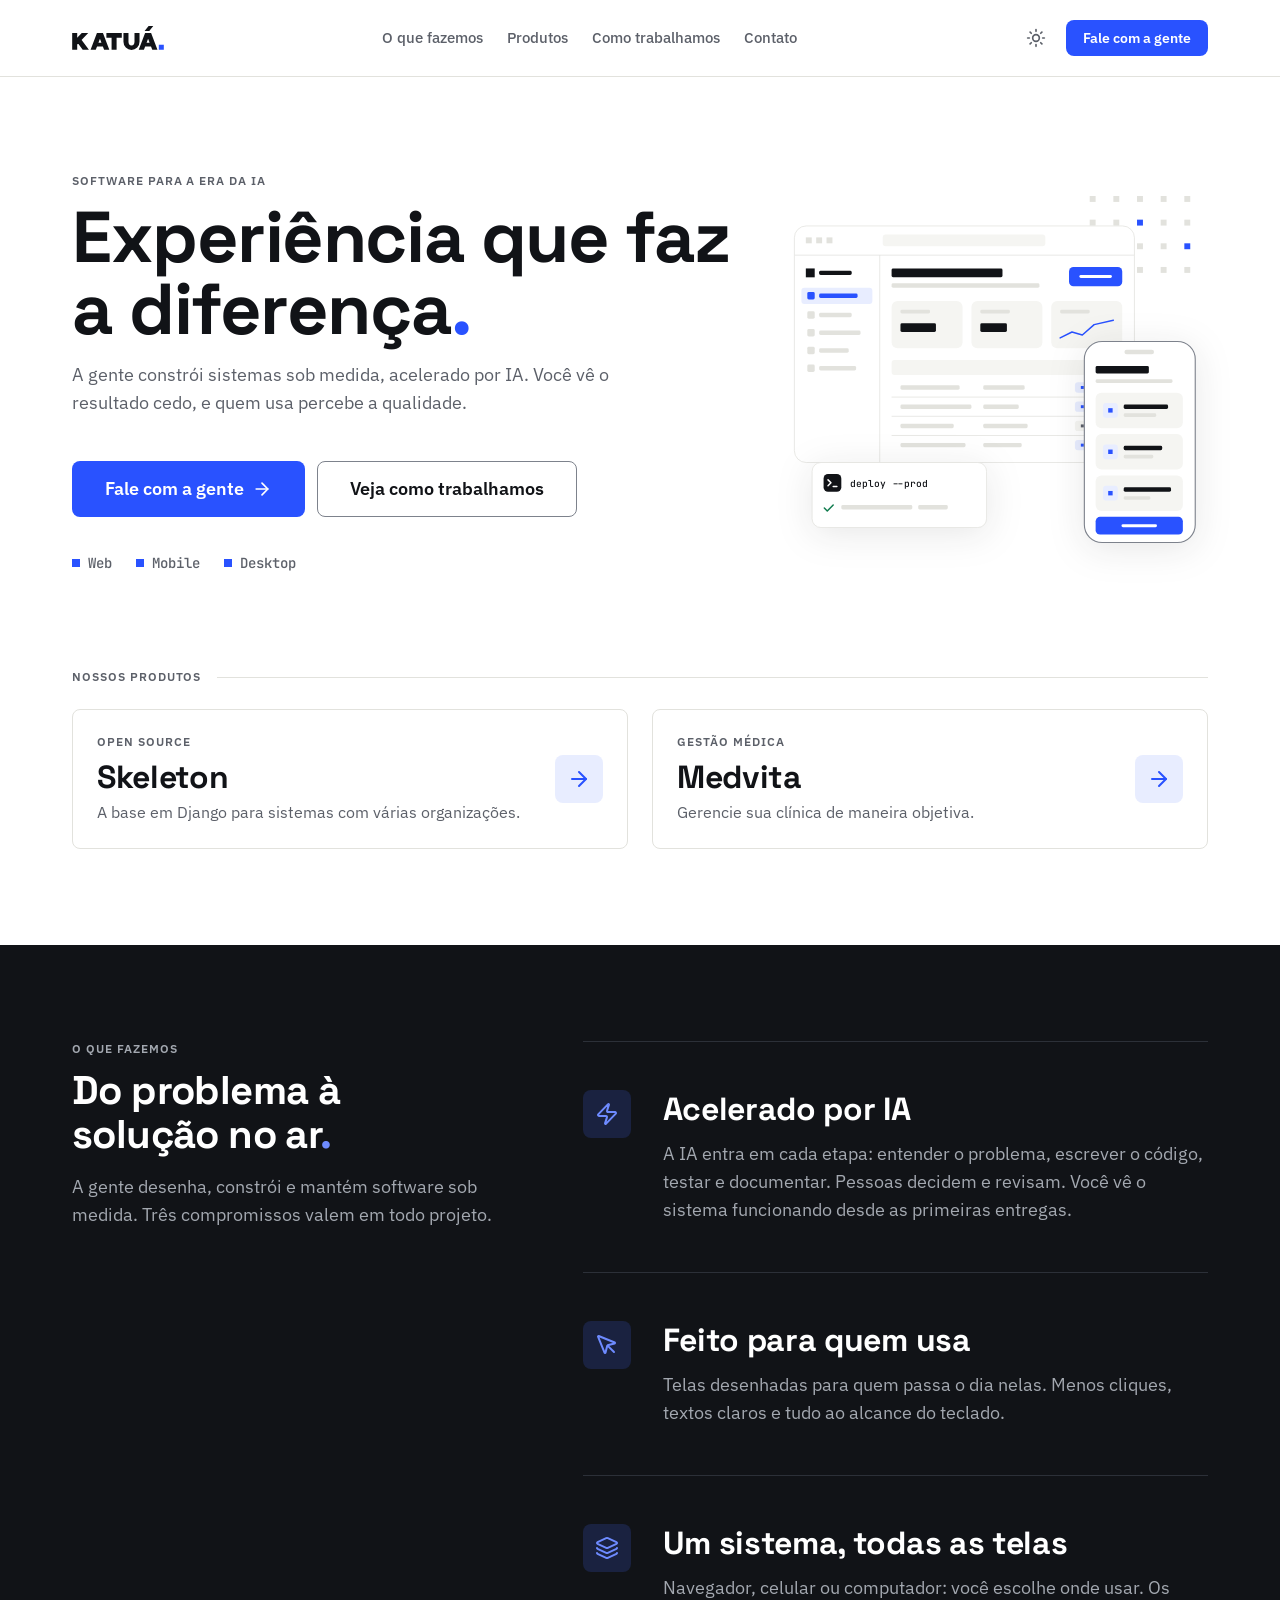
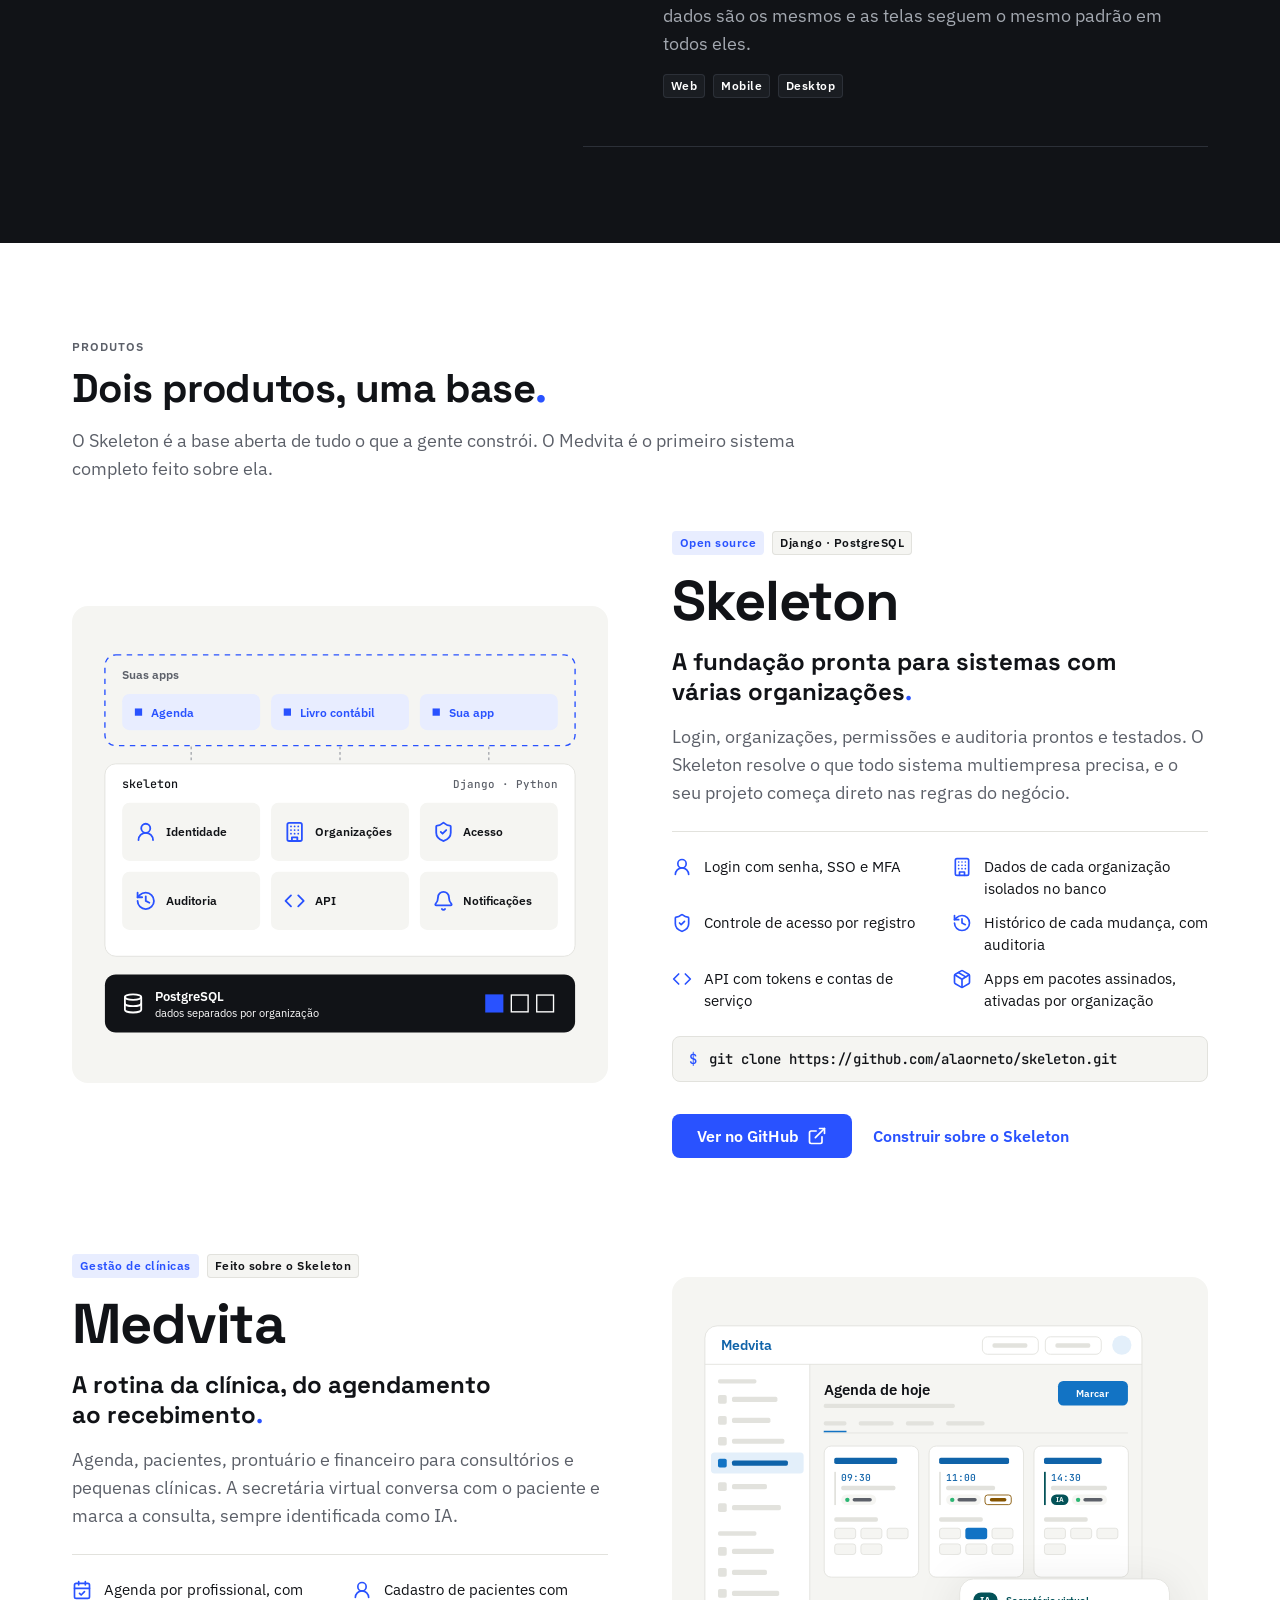
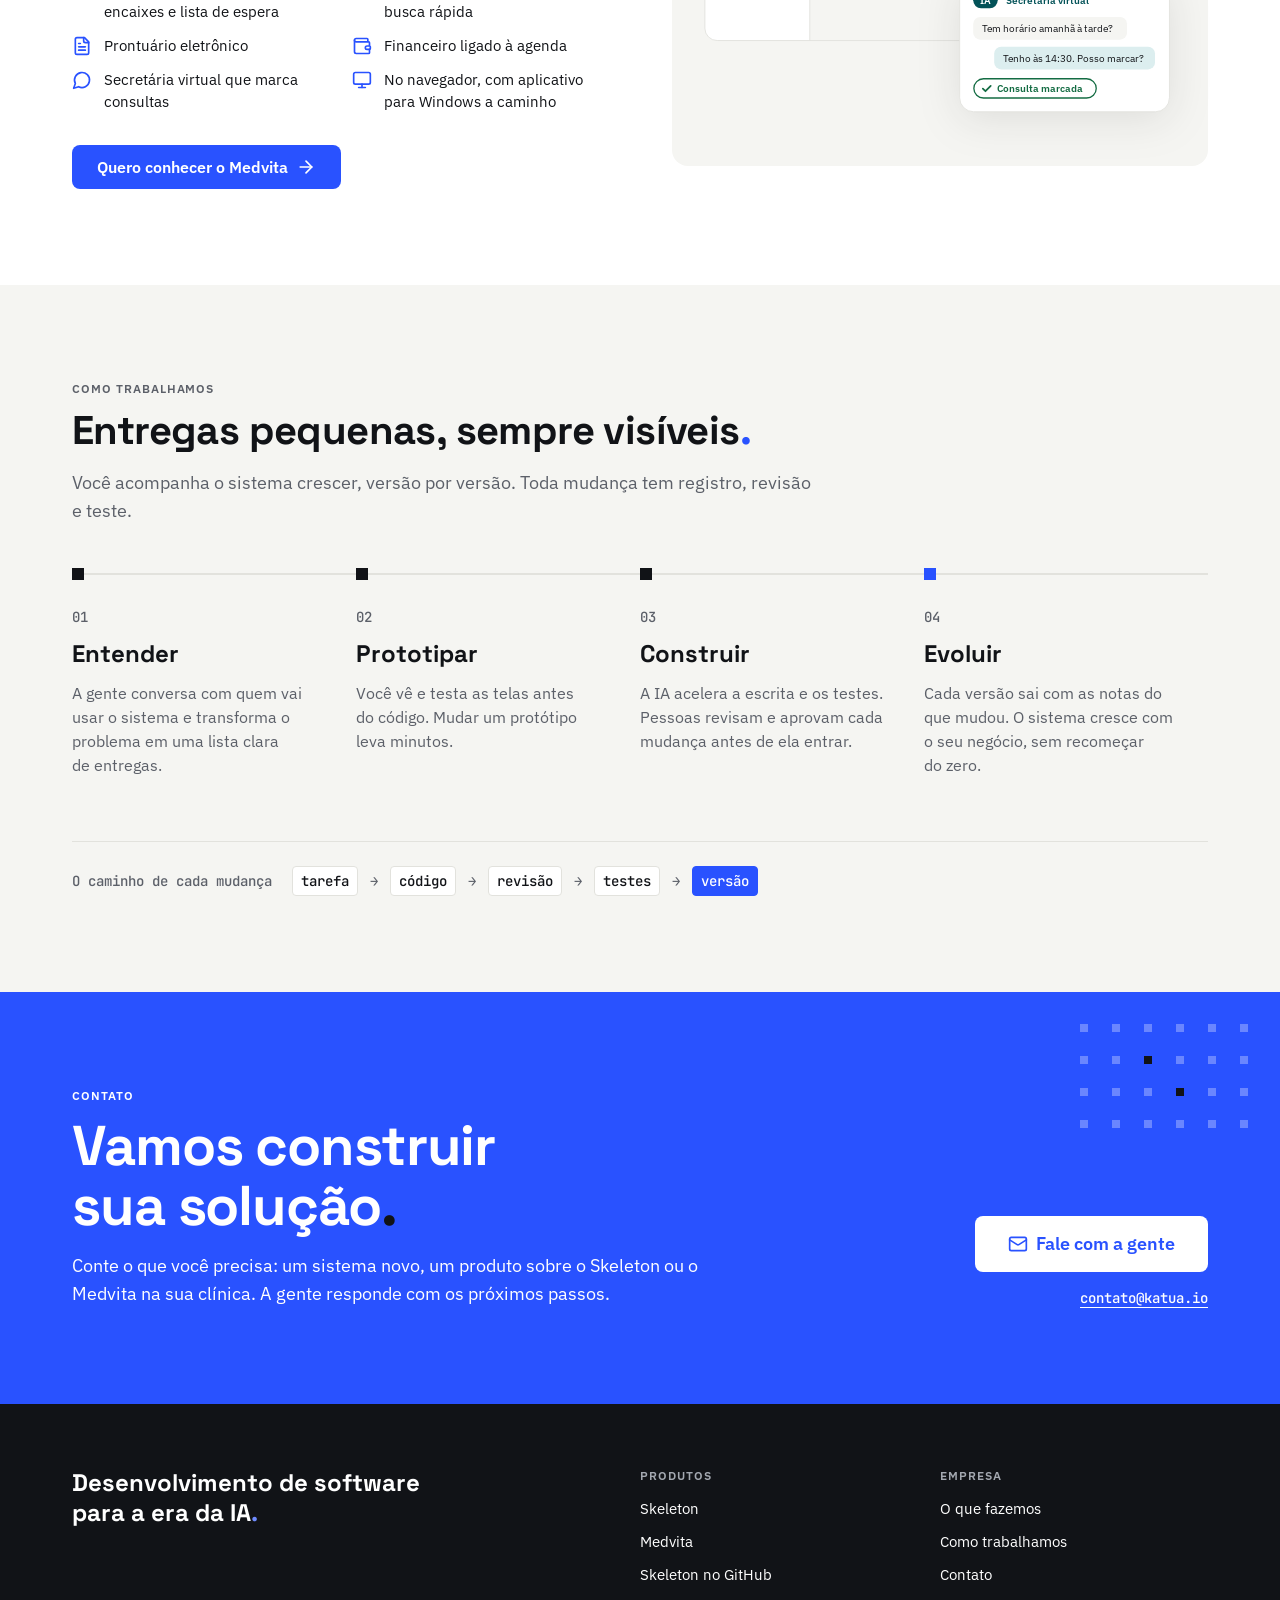
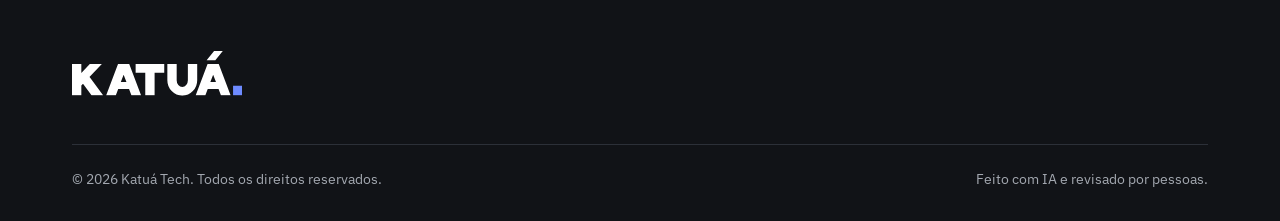
<file: index.html>
<!doctype html>
<html lang="pt-BR">
<head>
  <meta charset="utf-8">
  <meta name="viewport" content="width=device-width, initial-scale=1">
  <title>KATUÁ. — Software para a era da IA</title>
  <meta name="description" content="A Katuá Tech constrói sistemas sob medida com IA em cada etapa, para web, celular e computador. Conheça o Skeleton, a base open source, e o Medvita, o sistema de gestão de clínicas.">
  <meta name="theme-color" content="#FFFFFF" media="(prefers-color-scheme: light)">
  <meta name="theme-color" content="#111317" media="(prefers-color-scheme: dark)">
  <meta property="og:title" content="KATUÁ. — Software para a era da IA">
  <meta property="og:description" content="Sistemas sob medida, construídos com IA em cada etapa. Conheça o Skeleton e o Medvita.">
  <meta property="og:type" content="website">
  <meta property="og:locale" content="pt_BR">
  <link rel="icon" href="assets/img/favicon.svg" type="image/svg+xml">
  <script>
    document.documentElement.classList.add("js");
    try { var t = localStorage.getItem("katua-theme"); if (t === "light" || t === "dark") document.documentElement.setAttribute("data-theme", t); } catch (e) {}
  </script>
  <link rel="preconnect" href="https://fonts.googleapis.com">
  <link rel="preconnect" href="https://fonts.gstatic.com" crossorigin>
  <link rel="stylesheet" href="https://fonts.googleapis.com/css2?family=Space+Grotesk:wght@700&family=IBM+Plex+Sans:wght@400;500;600;700&family=JetBrains+Mono:wght@500&display=swap">
  <link rel="stylesheet" href="assets/css/tokens.css">
  <link rel="stylesheet" href="assets/css/components.css">
  <link rel="stylesheet" href="assets/css/site.css">
</head>
<body>
  <a class="skip-link" href="#conteudo">Pular para o conteúdo</a>

  <!-- Símbolos reutilizados: logotipo oficial e ícones (Lucide, traço de 2px) -->
  <svg width="0" height="0" style="position:absolute" aria-hidden="true" focusable="false">
    <defs>
      <symbol id="logo" viewBox="0 -42 547.9 143.5">
        <path fill="currentColor" d="M0.00,0.00 L30.00,0.00 L30.00,100.00 L0.00,100.00 Z M57.30,0.00 L96.00,0.00 L30.00,69.30 L30.00,28.70 Z M56.60,41.38 L100.00,100.00 L62.70,100.00 L30.00,55.90 Z M110.00,100.00 L148.00,0.00 L184.00,0.00 L222.00,100.00 Z M191.00,100.00 L183.40,80.00 L148.60,80.00 L141.00,100.00 Z M156.96,58.00 L175.04,58.00 L166.00,34.20 Z M204.60,0.00 L296.60,0.00 L296.60,28.00 L265.60,28.00 L265.60,100.00 L235.60,100.00 L235.60,28.00 L204.60,28.00 Z M306.60,0 H336.60 V52 A18,22 0 0 0 372.60,52 V0 H402.60 V52 A48,49.5 0 0 1 306.60,52 Z M397.90,100.00 L435.90,0.00 L471.90,0.00 L509.90,100.00 Z M478.90,100.00 L471.30,80.00 L436.50,80.00 L428.90,100.00 Z M444.86,58.00 L462.94,58.00 L453.90,34.20 Z M432.90,-12.00 L460.90,-12.00 L484.90,-42.00 L456.90,-42.00 Z"/>
        <path fill="var(--azul)" d="M517.90,70.00 L547.90,70.00 L547.90,100.00 L517.90,100.00 Z"/>
      </symbol>
      <symbol id="i-zap" viewBox="0 0 24 24"><path d="M4 14a1 1 0 0 1-.78-1.63l9.9-10.2a.5.5 0 0 1 .86.46l-1.92 6.02A1 1 0 0 0 13 10h7a1 1 0 0 1 .78 1.63l-9.9 10.2a.5.5 0 0 1-.86-.46l1.92-6.02A1 1 0 0 0 11 14z"/></symbol>
      <symbol id="i-mouse" viewBox="0 0 24 24"><path d="M12.586 12.586 19 19"/><path d="M3.688 3.037a.497.497 0 0 0-.651.651l6.5 15.999a.501.501 0 0 0 .947-.062l1.569-6.083a2 2 0 0 1 1.448-1.479l6.124-1.579a.5.5 0 0 0 .063-.947z"/></symbol>
      <symbol id="i-layers" viewBox="0 0 24 24"><path d="M12.83 2.18a2 2 0 0 0-1.66 0L2.6 6.08a1 1 0 0 0 0 1.83l8.58 3.91a2 2 0 0 0 1.66 0l8.58-3.9a1 1 0 0 0 0-1.83z"/><path d="M2 12a1 1 0 0 0 .58.91l8.6 3.91a2 2 0 0 0 1.65 0l8.58-3.9A1 1 0 0 0 22 12"/><path d="M2 17a1 1 0 0 0 .58.91l8.6 3.91a2 2 0 0 0 1.65 0l8.58-3.9A1 1 0 0 0 22 17"/></symbol>
      <symbol id="i-check" viewBox="0 0 24 24"><path d="M20 6 9 17l-5-5"/></symbol>
      <symbol id="i-arrow" viewBox="0 0 24 24"><path d="M5 12h14"/><path d="m12 5 7 7-7 7"/></symbol>
      <symbol id="i-external" viewBox="0 0 24 24"><path d="M15 3h6v6"/><path d="M10 14 21 3"/><path d="M18 13v6a2 2 0 0 1-2 2H5a2 2 0 0 1-2-2V8a2 2 0 0 1 2-2h6"/></symbol>
      <symbol id="i-mail" viewBox="0 0 24 24"><rect width="20" height="16" x="2" y="4" rx="2"/><path d="m22 7-8.97 5.7a1.94 1.94 0 0 1-2.06 0L2 7"/></symbol>
      <symbol id="i-sun" viewBox="0 0 24 24"><circle cx="12" cy="12" r="4"/><path d="M12 2v2"/><path d="M12 20v2"/><path d="m4.93 4.93 1.41 1.41"/><path d="m17.66 17.66 1.41 1.41"/><path d="M2 12h2"/><path d="M20 12h2"/><path d="m6.34 17.66-1.41 1.41"/><path d="m19.07 4.93-1.41 1.41"/></symbol>
      <symbol id="i-moon" viewBox="0 0 24 24"><path d="M12 3a6 6 0 0 0 9 9 9 9 0 1 1-9-9Z"/></symbol>
      <symbol id="i-user" viewBox="0 0 24 24"><circle cx="12" cy="8" r="5"/><path d="M20 21a8 8 0 0 0-16 0"/></symbol>
      <symbol id="i-building" viewBox="0 0 24 24"><rect width="16" height="20" x="4" y="2" rx="2"/><path d="M9 22v-4h6v4"/><path d="M8 6h.01"/><path d="M16 6h.01"/><path d="M12 6h.01"/><path d="M12 10h.01"/><path d="M12 14h.01"/><path d="M16 10h.01"/><path d="M16 14h.01"/><path d="M8 10h.01"/><path d="M8 14h.01"/></symbol>
      <symbol id="i-shield" viewBox="0 0 24 24"><path d="M20 13c0 5-3.5 7.5-7.66 8.95a1 1 0 0 1-.67-.01C7.5 20.5 4 18 4 13V6a1 1 0 0 1 1-1c2 0 4.5-1.2 6.24-2.72a1.17 1.17 0 0 1 1.52 0C14.51 3.81 17 5 19 5a1 1 0 0 1 1 1z"/><path d="m9 12 2 2 4-4"/></symbol>
      <symbol id="i-history" viewBox="0 0 24 24"><path d="M3 12a9 9 0 1 0 9-9 9.75 9.75 0 0 0-6.74 2.74L3 8"/><path d="M3 3v5h5"/><path d="M12 7v5l4 2"/></symbol>
      <symbol id="i-code" viewBox="0 0 24 24"><path d="m16 18 6-6-6-6"/><path d="m8 6-6 6 6 6"/></symbol>
      <symbol id="i-bell" viewBox="0 0 24 24"><path d="M10.268 21a2 2 0 0 0 3.464 0"/><path d="M3.262 15.326A1 1 0 0 0 4 17h16a1 1 0 0 0 .74-1.673C19.41 13.956 18 12.499 18 8A6 6 0 0 0 6 8c0 4.499-1.411 5.956-2.738 7.326"/></symbol>
      <symbol id="i-db" viewBox="0 0 24 24"><ellipse cx="12" cy="5" rx="9" ry="3"/><path d="M3 5V19A9 3 0 0 0 21 19V5"/><path d="M3 12A9 3 0 0 0 21 12"/></symbol>
      <symbol id="i-package" viewBox="0 0 24 24"><path d="M11 21.73a2 2 0 0 0 2 0l7-4A2 2 0 0 0 21 16V8a2 2 0 0 0-1-1.73l-7-4a2 2 0 0 0-2 0l-7 4A2 2 0 0 0 3 8v8a2 2 0 0 0 1 1.73z"/><path d="M12 22V12"/><path d="m3.3 7 7.703 4.734a2 2 0 0 0 1.994 0L20.7 7"/><path d="m7.5 4.27 9 5.15"/></symbol>
      <symbol id="i-calendar" viewBox="0 0 24 24"><path d="M8 2v4"/><path d="M16 2v4"/><rect width="18" height="18" x="3" y="4" rx="2"/><path d="M3 10h18"/><path d="m9 16 2 2 4-4"/></symbol>
      <symbol id="i-file" viewBox="0 0 24 24"><path d="M15 2H6a2 2 0 0 0-2 2v16a2 2 0 0 0 2 2h12a2 2 0 0 0 2-2V7Z"/><path d="M14 2v4a2 2 0 0 0 2 2h4"/><path d="M16 13H8"/><path d="M16 17H8"/><path d="M10 9H8"/></symbol>
      <symbol id="i-wallet" viewBox="0 0 24 24"><path d="M19 7V4a1 1 0 0 0-1-1H5a2 2 0 0 0 0 4h15a1 1 0 0 1 1 1v4h-3a2 2 0 0 0 0 4h3a1 1 0 0 0 1-1v-2a1 1 0 0 0-1-1"/><path d="M3 5v14a2 2 0 0 0 2 2h15a1 1 0 0 0 1-1v-4"/></symbol>
      <symbol id="i-message" viewBox="0 0 24 24"><path d="M7.9 20A9 9 0 1 0 4 16.1L2 22Z"/></symbol>
      <symbol id="i-monitor" viewBox="0 0 24 24"><rect width="20" height="14" x="2" y="3" rx="2"/><path d="M8 21h8"/><path d="M12 17v4"/></symbol>
      <symbol id="i-menu" viewBox="0 0 24 24"><path d="M4 12h16"/><path d="M4 18h16"/><path d="M4 6h16"/></symbol>
      <symbol id="i-x" viewBox="0 0 24 24"><path d="M18 6 6 18"/><path d="m6 6 12 12"/></symbol>
    </defs>
  </svg>

  <header class="site-header" data-header>
    <div class="kt-nav">
      <div class="kt-nav-inner">
        <a class="kt-nav-home" href="#topo" aria-label="KATUÁ. — início">
          <svg class="kt-logo" height="24" width="92" role="img" aria-label="KATUÁ."><use href="#logo"/></svg>
        </a>
        <nav class="kt-nav-links" id="menu" aria-label="Principal">
          <a class="kt-nav-link" href="#o-que-fazemos">O que fazemos</a>
          <a class="kt-nav-link" href="#produtos">Produtos</a>
          <a class="kt-nav-link" href="#como-trabalhamos">Como trabalhamos</a>
          <a class="kt-nav-link" href="#contato">Contato</a>
        </nav>
        <div class="nav-actions">
          <button class="icon-btn theme-toggle" type="button" data-theme-toggle aria-label="Alternar tema">
            <svg class="icon icon-sm icon-sun" aria-hidden="true"><use href="#i-sun"/></svg>
            <svg class="icon icon-sm icon-moon" aria-hidden="true"><use href="#i-moon"/></svg>
          </button>
          <a class="kt-btn kt-btn-primary kt-btn-sm nav-cta" href="#contato">Fale com a gente</a>
          <button class="icon-btn nav-toggle" type="button" data-nav-toggle aria-expanded="false" aria-controls="menu" aria-label="Abrir menu">
            <svg class="icon icon-menu" aria-hidden="true"><use href="#i-menu"/></svg>
            <svg class="icon icon-close" aria-hidden="true"><use href="#i-x"/></svg>
          </button>
        </div>
      </div>
    </div>
  </header>

  <main id="conteudo">
    <!-- Hero -->
    <section class="hero" id="topo" aria-labelledby="hero-title">
      <div class="container">
      <div class="hero-grid">
        <div class="kt-st hero-copy">
          <div class="kt-eyebrow">Software para a era da IA</div>
          <h1 class="hero-title" id="hero-title">
            <span>Experiência que faz a diferença<span class="kt-period" aria-hidden="true">.</span></span>
          </h1>
          <p class="kt-lead">A gente constrói sistemas sob medida, acelerado por IA. Você vê o resultado cedo, e quem usa percebe a qualidade.</p>
          <div class="hero-actions">
            <a class="kt-btn kt-btn-primary kt-btn-lg" href="#contato">Fale com a gente <svg class="icon icon-sm icon-move" aria-hidden="true"><use href="#i-arrow"/></svg></a>
            <a class="kt-btn kt-btn-secondary kt-btn-lg" href="#como-trabalhamos">Veja como trabalhamos</a>
          </div>
          <div class="hero-note" aria-label="Plataformas">
            <span><i class="dot" aria-hidden="true"></i>Web</span>
            <span><i class="dot" aria-hidden="true"></i>Mobile</span>
            <span><i class="dot" aria-hidden="true"></i>Desktop</span>
          </div>
        </div>

        <div class="hero-art">
          <!-- Ilustração: o mesmo sistema no navegador e no celular, e uma entrega publicada -->
          <svg viewBox="0 0 560 480" role="img" aria-label="Ilustração de um mesmo sistema aberto no navegador e no celular, com um aviso de versão publicada.">
            <!-- padrão de quadrados -->
            <g class="il-line">
              <rect x="400" y="0" width="8" height="8"/><rect x="432" y="0" width="8" height="8"/><rect x="464" y="0" width="8" height="8"/><rect x="496" y="0" width="8" height="8"/><rect x="528" y="0" width="8" height="8"/>
              <rect x="400" y="32" width="8" height="8"/><rect x="432" y="32" width="8" height="8"/><rect x="496" y="32" width="8" height="8"/><rect x="528" y="32" width="8" height="8"/>
              <rect x="400" y="64" width="8" height="8"/><rect x="432" y="64" width="8" height="8"/><rect x="464" y="64" width="8" height="8"/><rect x="496" y="64" width="8" height="8"/>
              <rect x="400" y="96" width="8" height="8"/><rect x="464" y="96" width="8" height="8"/><rect x="496" y="96" width="8" height="8"/><rect x="528" y="96" width="8" height="8"/>
            </g>
            <g class="il-azul">
              <rect x="464" y="32" width="8" height="8"/><rect x="528" y="64" width="8" height="8"/><rect x="432" y="96" width="8" height="8"/>
            </g>

            <!-- navegador -->
            <g transform="translate(0 40)">
              <rect x="0.5" y="0.5" width="460" height="320" rx="16" class="il-surface il-stroke"/>
              <path d="M1 40H460" class="il-stroke"/>
              <rect x="16" y="16" width="8" height="8" class="il-line"/><rect x="30" y="16" width="8" height="8" class="il-line"/><rect x="44" y="16" width="8" height="8" class="il-line"/>
              <rect x="120" y="12" width="220" height="16" rx="4" class="il-alt"/>
              <!-- menu lateral -->
              <rect x="16" y="58" width="12" height="12" class="il-ink"/><rect x="34" y="61" width="44" height="6" rx="2" class="il-ink"/>
              <rect x="10" y="84" width="96" height="22" rx="4" class="il-suave"/>
              <rect x="18" y="90" width="10" height="10" rx="2" class="il-azul"/><rect x="34" y="92" width="52" height="6" rx="2" class="il-azul"/>
              <rect x="18" y="116" width="10" height="10" rx="2" class="il-line"/><rect x="34" y="118" width="44" height="6" rx="2" class="il-line"/>
              <rect x="18" y="140" width="10" height="10" rx="2" class="il-line"/><rect x="34" y="142" width="56" height="6" rx="2" class="il-line"/>
              <rect x="18" y="164" width="10" height="10" rx="2" class="il-line"/><rect x="34" y="166" width="40" height="6" rx="2" class="il-line"/>
              <rect x="18" y="188" width="10" height="10" rx="2" class="il-line"/><rect x="34" y="190" width="50" height="6" rx="2" class="il-line"/>
              <path d="M116 40V320" class="il-stroke"/>
              <!-- conteúdo -->
              <rect x="132" y="58" width="150" height="12" rx="2" class="il-ink"/>
              <rect x="132" y="78" width="200" height="6" rx="2" class="il-line"/>
              <rect x="372" y="56" width="72" height="26" rx="6" class="il-azul"/><rect x="386" y="67" width="44" height="4" rx="2" class="il-on-azul"/>
              <rect x="132" y="102" width="96" height="64" rx="8" class="il-alt"/>
              <rect x="144" y="114" width="40" height="5" rx="2" class="il-line"/><rect x="144" y="132" width="48" height="12" rx="2" class="il-ink"/>
              <rect x="240" y="102" width="96" height="64" rx="8" class="il-alt"/>
              <rect x="252" y="114" width="40" height="5" rx="2" class="il-line"/><rect x="252" y="132" width="36" height="12" rx="2" class="il-ink"/>
              <rect x="348" y="102" width="96" height="64" rx="8" class="il-alt"/>
              <rect x="360" y="114" width="40" height="5" rx="2" class="il-line"/>
              <path d="M360 152 L376 144 L390 148 L406 134 L432 128" class="il-icon il-icon-azul"/>
              <rect x="132" y="182" width="312" height="20" rx="4" class="il-alt"/>
              <g class="il-line">
                <rect x="144" y="216" width="80" height="6" rx="2"/><rect x="256" y="216" width="56" height="6" rx="2"/>
                <rect x="144" y="242" width="96" height="6" rx="2"/><rect x="256" y="242" width="48" height="6" rx="2"/>
                <rect x="144" y="268" width="72" height="6" rx="2"/><rect x="256" y="268" width="60" height="6" rx="2"/>
                <rect x="144" y="294" width="88" height="6" rx="2"/><rect x="256" y="294" width="52" height="6" rx="2"/>
              </g>
              <g>
                <rect x="380" y="212" width="48" height="14" rx="4" class="il-suave"/><rect x="388" y="217" width="4" height="4" class="il-azul"/><rect x="396" y="217" width="24" height="4" rx="2" class="il-azul"/>
                <rect x="380" y="238" width="48" height="14" rx="4" class="il-suave"/><rect x="388" y="243" width="4" height="4" class="il-azul"/><rect x="396" y="243" width="24" height="4" rx="2" class="il-azul"/>
                <rect x="380" y="264" width="48" height="14" rx="4" class="il-alt"/><rect x="388" y="269" width="4" height="4" class="il-muted"/><rect x="396" y="269" width="24" height="4" rx="2" class="il-muted"/>
                <rect x="380" y="290" width="48" height="14" rx="4" class="il-suave"/><rect x="388" y="295" width="4" height="4" class="il-azul"/><rect x="396" y="295" width="24" height="4" rx="2" class="il-azul"/>
              </g>
              <path d="M132 232H444M132 258H444M132 284H444" class="il-stroke"/>
            </g>

            <!-- celular -->
            <g transform="translate(392 196)" class="il-shadow">
              <rect x="0.75" y="0.75" width="150" height="272" rx="24" class="il-surface il-stroke-strong" stroke-width="1.5"/>
              <rect x="55" y="12" width="40" height="6" rx="3" class="il-line"/>
              <rect x="16" y="34" width="72" height="10" rx="2" class="il-ink"/>
              <rect x="16" y="52" width="104" height="5" rx="2" class="il-line"/>
              <rect x="16" y="70" width="118" height="48" rx="8" class="il-alt"/>
              <rect x="26" y="84" width="20" height="20" rx="4" class="il-suave"/><rect x="33" y="91" width="6" height="6" class="il-azul"/>
              <rect x="54" y="86" width="60" height="6" rx="2" class="il-ink"/><rect x="54" y="98" width="44" height="5" rx="2" class="il-line"/>
              <rect x="16" y="126" width="118" height="48" rx="8" class="il-alt"/>
              <rect x="26" y="140" width="20" height="20" rx="4" class="il-suave"/><rect x="33" y="147" width="6" height="6" class="il-azul"/>
              <rect x="54" y="142" width="52" height="6" rx="2" class="il-ink"/><rect x="54" y="154" width="40" height="5" rx="2" class="il-line"/>
              <rect x="16" y="182" width="118" height="48" rx="8" class="il-alt"/>
              <rect x="26" y="196" width="20" height="20" rx="4" class="il-suave"/><rect x="33" y="203" width="6" height="6" class="il-azul"/>
              <rect x="54" y="198" width="64" height="6" rx="2" class="il-ink"/><rect x="54" y="210" width="36" height="5" rx="2" class="il-line"/>
              <rect x="16" y="238" width="118" height="24" rx="6" class="il-azul"/><rect x="51" y="248" width="48" height="4" rx="2" class="il-on-azul"/>
            </g>

            <!-- entrega publicada -->
            <g transform="translate(24 360)" class="il-shadow">
              <rect x="0.5" y="0.5" width="236" height="88" rx="12" class="il-surface il-stroke"/>
              <rect x="16" y="16" width="24" height="24" rx="6" class="il-inverse"/>
              <path d="M22 24l4 4-4 4M29 33h5" class="il-icon il-icon-inverse" stroke-width="1.75"/>
              <text x="52" y="33" class="il-text-mono il-ink" font-size="13">deploy --prod</text>
              <path d="M17 62l4 4 8-8" class="il-icon" style="stroke: var(--sucesso)"/>
              <rect x="40" y="58" width="96" height="6" rx="2" class="il-line"/>
              <rect x="144" y="58" width="40" height="6" rx="2" class="il-line"/>
            </g>
          </svg>
        </div>
      </div>

      <div class="hero-products">
        <div class="hero-products-label"><span class="kt-eyebrow">Nossos produtos</span></div>
        <div class="teasers">
          <a class="teaser" href="#skeleton">
            <span class="teaser-body">
              <span class="kt-eyebrow">Open source</span>
              <span class="teaser-name">Skeleton</span>
              <span class="teaser-text">A base em Django para sistemas com várias organizações.</span>
            </span>
            <span class="teaser-arrow" aria-hidden="true"><svg class="icon"><use href="#i-arrow"/></svg></span>
          </a>
          <a class="teaser" href="#medvita">
            <span class="teaser-body">
              <span class="kt-eyebrow">Gestão médica</span>
              <span class="teaser-name">Medvita</span>
              <span class="teaser-text">Gerencie sua clínica de maneira objetiva.</span>
            </span>
            <span class="teaser-arrow" aria-hidden="true"><svg class="icon"><use href="#i-arrow"/></svg></span>
          </a>
        </div>
      </div>
      </div>
    </section>

    <!-- O que fazemos -->
    <section class="section inverse" id="o-que-fazemos" aria-labelledby="fazemos-title">
      <div class="container pillars-grid">
        <div class="kt-st pillars-head">
          <div class="kt-eyebrow">O que fazemos</div>
          <h2 class="kt-st-title kt-h1" id="fazemos-title">Do problema à solução no ar<span class="kt-period" aria-hidden="true">.</span></h2>
          <p class="kt-lead">A gente desenha, constrói e mantém software sob medida. Três compromissos valem em todo projeto.</p>
        </div>
        <ul class="pillar-list">
          <li class="pillar">
            <span class="pillar-icon" aria-hidden="true"><svg class="icon"><use href="#i-zap"/></svg></span>
            <div>
              <h3>Acelerado por IA</h3>
              <p>A IA entra em cada etapa: entender o problema, escrever o código, testar e documentar. Pessoas decidem e revisam. Você vê o sistema funcionando desde as primeiras entregas.</p>
            </div>
          </li>
          <li class="pillar">
            <span class="pillar-icon" aria-hidden="true"><svg class="icon"><use href="#i-mouse"/></svg></span>
            <div>
              <h3>Feito para quem usa</h3>
              <p>Telas desenhadas para quem passa o dia nelas. Menos cliques, textos claros e tudo ao alcance do teclado.</p>
            </div>
          </li>
          <li class="pillar">
            <span class="pillar-icon" aria-hidden="true"><svg class="icon"><use href="#i-layers"/></svg></span>
            <div>
              <h3>Um sistema, todas as telas</h3>
              <p>Navegador, celular ou computador: você escolhe onde usar. Os dados são os mesmos e as telas seguem o mesmo padrão em todos eles.</p>
              <div class="platforms">
                <span class="kt-badge kt-badge-neutro">Web</span>
                <span class="kt-badge kt-badge-neutro">Mobile</span>
                <span class="kt-badge kt-badge-neutro">Desktop</span>
              </div>
            </div>
          </li>
        </ul>
      </div>
    </section>

    <!-- Produtos -->
    <section class="section" id="produtos" aria-labelledby="produtos-title">
      <div class="container">
        <div class="kt-st section-head">
          <div class="kt-eyebrow">Produtos</div>
          <h2 class="kt-st-title kt-h1" id="produtos-title">Dois produtos, uma base<span class="kt-period" aria-hidden="true">.</span></h2>
          <p class="kt-lead">O Skeleton é a base aberta de tudo o que a gente constrói. O Medvita é o primeiro sistema completo feito sobre ela.</p>
        </div>

        <!-- Skeleton -->
        <article class="product" id="skeleton" aria-labelledby="skeleton-title">
          <div class="product-art">
            <svg viewBox="0 0 520 420" role="img" aria-label="Ilustração da arquitetura do Skeleton: suas apps no topo; no meio, os módulos de identidade, organizações, acesso, auditoria, API e notificações; na base, o PostgreSQL com os dados separados por organização.">
              <!-- suas apps -->
              <rect x="1" y="1" width="518" height="100" rx="12" fill="none" class="il-stroke-azul" stroke-width="1.5" stroke-dasharray="6 6"/>
              <text x="20" y="28" class="il-text il-muted" font-size="13">Suas apps</text>
              <rect x="20" y="44" width="152" height="40" rx="8" class="il-suave"/>
              <rect x="34" y="60" width="8" height="8" class="il-azul"/><text x="52" y="69" class="il-text il-azul" font-size="13">Agenda</text>
              <rect x="184" y="44" width="152" height="40" rx="8" class="il-suave"/>
              <rect x="198" y="60" width="8" height="8" class="il-azul"/><text x="216" y="69" class="il-text il-azul" font-size="13">Livro contábil</text>
              <rect x="348" y="44" width="152" height="40" rx="8" class="il-suave"/>
              <rect x="362" y="60" width="8" height="8" class="il-azul"/><text x="380" y="69" class="il-text il-azul" font-size="13">Sua app</text>
              <path d="M96 102V120M260 102V120M424 102V120" class="il-stroke-strong" stroke-dasharray="3 3"/>

              <!-- núcleo -->
              <rect x="1" y="121" width="518" height="212" rx="12" class="il-surface il-stroke"/>
              <text x="20" y="148" class="il-text-mono il-ink" font-size="13">skeleton</text>
              <text x="500" y="148" text-anchor="end" class="il-text-mono il-muted" font-size="12">Django · Python</text>
              <g>
                <rect x="20" y="164" width="152" height="64" rx="8" class="il-alt"/>
                <svg x="34" y="184" width="24" height="24" class="il-icon il-icon-azul"><use href="#i-user"/></svg>
                <text x="68" y="201" class="il-text il-ink" font-size="13">Identidade</text>
                <rect x="184" y="164" width="152" height="64" rx="8" class="il-alt"/>
                <svg x="198" y="184" width="24" height="24" class="il-icon il-icon-azul"><use href="#i-building"/></svg>
                <text x="232" y="201" class="il-text il-ink" font-size="13">Organizações</text>
                <rect x="348" y="164" width="152" height="64" rx="8" class="il-alt"/>
                <svg x="362" y="184" width="24" height="24" class="il-icon il-icon-azul"><use href="#i-shield"/></svg>
                <text x="396" y="201" class="il-text il-ink" font-size="13">Acesso</text>
                <rect x="20" y="240" width="152" height="64" rx="8" class="il-alt"/>
                <svg x="34" y="260" width="24" height="24" class="il-icon il-icon-azul"><use href="#i-history"/></svg>
                <text x="68" y="277" class="il-text il-ink" font-size="13">Auditoria</text>
                <rect x="184" y="240" width="152" height="64" rx="8" class="il-alt"/>
                <svg x="198" y="260" width="24" height="24" class="il-icon il-icon-azul"><use href="#i-code"/></svg>
                <text x="232" y="277" class="il-text il-ink" font-size="13">API</text>
                <rect x="348" y="240" width="152" height="64" rx="8" class="il-alt"/>
                <svg x="362" y="260" width="24" height="24" class="il-icon il-icon-azul"><use href="#i-bell"/></svg>
                <text x="396" y="277" class="il-text il-ink" font-size="13">Notificações</text>
              </g>

              <!-- banco -->
              <rect x="1" y="353" width="518" height="64" rx="12" class="il-inverse"/>
              <svg x="20" y="373" width="24" height="24" class="il-icon il-icon-inverse"><use href="#i-db"/></svg>
              <text x="56" y="382" class="il-text il-on-inverse" font-size="14">PostgreSQL</text>
              <text x="56" y="400" class="il-on-inverse" font-size="12" style="font-family: var(--font-sans)">dados separados por organização</text>
              <rect x="420" y="375" width="20" height="20" class="il-azul"/>
              <rect x="448.75" y="375.75" width="18.5" height="18.5" fill="none" class="il-icon-inverse" stroke-width="1.5"/>
              <rect x="476.75" y="375.75" width="18.5" height="18.5" fill="none" class="il-icon-inverse" stroke-width="1.5"/>
            </svg>
          </div>

          <div class="product-copy">
            <div class="product-tags">
              <span class="kt-badge kt-badge-azul">Open source</span>
              <span class="kt-badge kt-badge-neutro">Django · PostgreSQL</span>
            </div>
            <h3 class="product-name" id="skeleton-title">Skeleton</h3>
            <p class="product-tagline">A fundação pronta para sistemas com várias organizações<span class="kt-period" aria-hidden="true">.</span></p>
            <p class="product-body">Login, organizações, permissões e auditoria prontos e testados. O Skeleton resolve o que todo sistema multiempresa precisa, e o seu projeto começa direto nas regras do negócio.</p>
            <ul class="features">
              <li><svg class="icon icon-sm" aria-hidden="true"><use href="#i-user"/></svg>Login com senha, SSO e MFA</li>
              <li><svg class="icon icon-sm" aria-hidden="true"><use href="#i-building"/></svg>Dados de cada organização isolados no banco</li>
              <li><svg class="icon icon-sm" aria-hidden="true"><use href="#i-shield"/></svg>Controle de acesso por registro</li>
              <li><svg class="icon icon-sm" aria-hidden="true"><use href="#i-history"/></svg>Histórico de cada mudança, com auditoria</li>
              <li><svg class="icon icon-sm" aria-hidden="true"><use href="#i-code"/></svg>API com tokens e contas de serviço</li>
              <li><svg class="icon icon-sm" aria-hidden="true"><use href="#i-package"/></svg>Apps em pacotes assinados, ativadas por organização</li>
            </ul>
            <div class="code-line" role="group" aria-label="Comando para baixar o Skeleton"><span class="prompt" aria-hidden="true">$</span><span>git clone https://github.com/alaorneto/skeleton.git</span></div>
            <div class="product-actions">
              <a class="kt-btn kt-btn-primary kt-btn-md" href="https://github.com/alaorneto/skeleton" rel="noopener">
                Ver no GitHub <svg class="icon icon-sm" aria-hidden="true"><use href="#i-external"/></svg>
              </a>
              <a class="kt-btn kt-btn-ghost kt-btn-md" href="#contato">Construir sobre o Skeleton</a>
            </div>
          </div>
        </article>

        <!-- Medvita -->
        <article class="product product-reverse" id="medvita" aria-labelledby="medvita-title">
          <div class="product-art">
            <svg viewBox="0 0 540 450" role="img" aria-label="Ilustração do Medvita: a agenda do dia com três profissionais, consultas confirmadas e horários livres, e a secretária virtual marcando uma consulta pela conversa.">
              <defs>
                <clipPath id="mv-window"><rect x="1" y="1" width="500" height="360" rx="14"/></clipPath>
              </defs>
              <g clip-path="url(#mv-window)">
                <rect x="1" y="1" width="500" height="360" class="il-surface"/>
                <rect x="121" y="45" width="380" height="316" class="il-alt"/>
              </g>
              <rect x="1" y="1" width="500" height="360" rx="14" fill="none" class="il-stroke"/>
              <!-- barra superior -->
              <path d="M1 45H501" class="il-stroke"/>
              <text x="20" y="29" class="il-text mv-ink-primary" font-size="16">Medvita</text>
              <rect x="318.5" y="13.5" width="64" height="20" rx="6" fill="none" class="il-stroke"/>
              <rect x="330" y="21" width="40" height="5" rx="2" class="il-line"/>
              <rect x="390.5" y="13.5" width="64" height="20" rx="6" fill="none" class="il-stroke"/>
              <rect x="402" y="21" width="40" height="5" rx="2" class="il-line"/>
              <circle cx="478" cy="23" r="11" class="mv-blue-soft"/>
              <!-- menu lateral -->
              <path d="M121 45V361" class="il-stroke"/>
              <rect x="16" y="62" width="44" height="5" rx="2" class="il-line"/>
              <g class="il-line">
                <rect x="16" y="80" width="10" height="10" rx="2"/><rect x="32" y="82" width="52" height="6" rx="2"/>
                <rect x="16" y="104" width="10" height="10" rx="2"/><rect x="32" y="106" width="44" height="6" rx="2"/>
                <rect x="16" y="128" width="10" height="10" rx="2"/><rect x="32" y="130" width="60" height="6" rx="2"/>
              </g>
              <rect x="8" y="146" width="106" height="24" rx="4" class="mv-blue-soft"/>
              <rect x="16" y="153" width="10" height="10" rx="2" class="mv-blue"/><rect x="32" y="155" width="64" height="6" rx="2" class="mv-ink-primary"/>
              <g class="il-line">
                <rect x="16" y="180" width="10" height="10" rx="2"/><rect x="32" y="182" width="40" height="6" rx="2"/>
                <rect x="16" y="204" width="10" height="10" rx="2"/><rect x="32" y="206" width="56" height="6" rx="2"/>
                <rect x="16" y="236" width="44" height="5" rx="2"/>
                <rect x="16" y="254" width="10" height="10" rx="2"/><rect x="32" y="256" width="48" height="6" rx="2"/>
                <rect x="16" y="278" width="10" height="10" rx="2"/><rect x="32" y="280" width="40" height="6" rx="2"/>
                <rect x="16" y="302" width="10" height="10" rx="2"/><rect x="32" y="304" width="54" height="6" rx="2"/>
              </g>
              <!-- cabeçalho da página -->
              <text x="137" y="80" class="il-text il-ink" font-size="17">Agenda de hoje</text>
              <rect x="137" y="90" width="150" height="5" rx="2" class="il-line"/>
              <rect x="405" y="64" width="80" height="28" rx="6" class="mv-blue"/>
              <text x="445" y="82" text-anchor="middle" class="il-text mv-on-primary" font-size="12">Marcar</text>
              <g class="il-line">
                <rect x="137" y="110" width="26" height="5" rx="2"/><rect x="177" y="110" width="40" height="5" rx="2"/><rect x="231" y="110" width="32" height="5" rx="2"/><rect x="277" y="110" width="44" height="5" rx="2"/>
              </g>
              <rect x="137" y="121" width="26" height="2" class="mv-blue"/>
              <path d="M137 123.5H485" class="il-stroke"/>

              <!-- cartões de agenda -->
              <g transform="translate(137 138)">
                <rect x="0.5" y="0.5" width="108" height="150" rx="8" class="il-surface il-stroke"/>
                <rect x="12" y="14" width="72" height="7" rx="2" class="mv-ink-primary"/>
                <rect x="12" y="30" width="2" height="38" class="il-line"/>
                <text x="20" y="40" class="il-text-mono mv-ink-primary" font-size="11">09:30</text>
                <rect x="20" y="46" width="62" height="5" rx="2" class="il-line"/>
                <rect x="20" y="56" width="40" height="12" rx="6" class="il-alt"/><circle cx="27" cy="62" r="2.5" class="mv-green"/><rect x="33" y="60" width="22" height="4" rx="2" class="il-muted"/>
                <rect x="12" y="82" width="50" height="5" rx="2" class="il-line"/>
                <g class="il-alt il-stroke">
                  <rect x="12.5" y="94.5" width="24" height="12" rx="3"/><rect x="42.5" y="94.5" width="24" height="12" rx="3"/><rect x="72.5" y="94.5" width="24" height="12" rx="3"/>
                  <rect x="12.5" y="112.5" width="24" height="12" rx="3"/><rect x="42.5" y="112.5" width="24" height="12" rx="3"/>
                </g>
              </g>
              <g transform="translate(257 138)">
                <rect x="0.5" y="0.5" width="108" height="150" rx="8" class="il-surface il-stroke"/>
                <rect x="12" y="14" width="80" height="7" rx="2" class="mv-ink-primary"/>
                <rect x="12" y="30" width="2" height="38" class="il-line"/>
                <text x="20" y="40" class="il-text-mono mv-ink-primary" font-size="11">11:00</text>
                <rect x="20" y="46" width="56" height="5" rx="2" class="il-line"/>
                <rect x="20" y="56" width="40" height="12" rx="6" class="il-alt"/><circle cx="27" cy="62" r="2.5" class="mv-green"/><rect x="33" y="60" width="22" height="4" rx="2" class="il-muted"/>
                <rect x="64.5" y="56.5" width="30" height="11" rx="3" fill="none" class="mv-stroke-warning"/><rect x="70" y="60" width="19" height="4" rx="2" class="mv-ink-warning"/>
                <rect x="12" y="82" width="50" height="5" rx="2" class="il-line"/>
                <g class="il-alt il-stroke">
                  <rect x="12.5" y="94.5" width="24" height="12" rx="3"/><rect x="72.5" y="94.5" width="24" height="12" rx="3"/>
                  <rect x="12.5" y="112.5" width="24" height="12" rx="3"/><rect x="42.5" y="112.5" width="24" height="12" rx="3"/><rect x="72.5" y="112.5" width="24" height="12" rx="3"/>
                </g>
                <rect x="42" y="94" width="25" height="13" rx="3" class="mv-blue"/>
              </g>
              <g transform="translate(377 138)">
                <rect x="0.5" y="0.5" width="108" height="150" rx="8" class="il-surface il-stroke"/>
                <rect x="12" y="14" width="66" height="7" rx="2" class="mv-ink-primary"/>
                <rect x="12" y="30" width="2" height="38" class="mv-petrol"/>
                <text x="20" y="40" class="il-text-mono mv-ink-primary" font-size="11">14:30</text>
                <rect x="20" y="46" width="64" height="5" rx="2" class="il-line"/>
                <rect x="20" y="56" width="20" height="12" rx="6" class="mv-petrol"/><text x="30" y="65" text-anchor="middle" class="il-text mv-on-petrol" font-size="8">IA</text>
                <rect x="44" y="56" width="40" height="12" rx="6" class="il-alt"/><circle cx="51" cy="62" r="2.5" class="mv-green"/><rect x="57" y="60" width="22" height="4" rx="2" class="il-muted"/>
                <rect x="12" y="82" width="50" height="5" rx="2" class="il-line"/>
                <g class="il-alt il-stroke">
                  <rect x="12.5" y="94.5" width="24" height="12" rx="3"/><rect x="42.5" y="94.5" width="24" height="12" rx="3"/><rect x="72.5" y="94.5" width="24" height="12" rx="3"/>
                  <rect x="12.5" y="112.5" width="24" height="12" rx="3"/>
                </g>
              </g>

              <!-- secretária virtual -->
              <g transform="translate(292 290)" class="il-shadow">
                <rect x="0.5" y="0.5" width="240" height="152" rx="16" class="il-surface il-stroke"/>
                <rect x="16" y="16" width="28" height="18" rx="9" class="mv-petrol"/>
                <text x="30" y="29" text-anchor="middle" class="il-text mv-on-petrol" font-size="11">IA</text>
                <text x="54" y="29" class="il-text mv-petrol" font-size="12">Secretária virtual</text>
                <rect x="16" y="44" width="176" height="26" rx="8" class="il-alt"/>
                <text x="26" y="61" class="il-ink" font-size="11" style="font-family: var(--font-sans)">Tem horário amanhã à tarde?</text>
                <rect x="40" y="78" width="184" height="26" rx="8" class="mv-petrol-soft"/>
                <text x="50" y="95" class="il-ink" font-size="11" style="font-family: var(--font-sans)">Tenho às 14:30. Posso marcar?</text>
                <rect x="16.75" y="114.75" width="140" height="22" rx="11" fill="none" class="mv-stroke-success" stroke-width="1.5"/>
                <path d="M27 126l3 3 6-6" class="il-icon mv-stroke-success" stroke-width="1.75"/>
                <text x="43" y="130" class="il-text mv-ink-success" font-size="11">Consulta marcada</text>
              </g>
            </svg>
          </div>

          <div class="product-copy">
            <div class="product-tags">
              <span class="kt-badge kt-badge-azul">Gestão de clínicas</span>
              <span class="kt-badge kt-badge-neutro">Feito sobre o Skeleton</span>
            </div>
            <h3 class="product-name" id="medvita-title">Medvita</h3>
            <p class="product-tagline">A rotina da clínica, do agendamento ao recebimento<span class="kt-period" aria-hidden="true">.</span></p>
            <p class="product-body">Agenda, pacientes, prontuário e financeiro para consultórios e pequenas clínicas. A secretária virtual conversa com o paciente e marca a consulta, sempre identificada como IA.</p>
            <ul class="features">
              <li><svg class="icon icon-sm" aria-hidden="true"><use href="#i-calendar"/></svg>Agenda por profissional, com encaixes e lista de espera</li>
              <li><svg class="icon icon-sm" aria-hidden="true"><use href="#i-user"/></svg>Cadastro de pacientes com busca rápida</li>
              <li><svg class="icon icon-sm" aria-hidden="true"><use href="#i-file"/></svg>Prontuário eletrônico</li>
              <li><svg class="icon icon-sm" aria-hidden="true"><use href="#i-wallet"/></svg>Financeiro ligado à agenda</li>
              <li><svg class="icon icon-sm" aria-hidden="true"><use href="#i-message"/></svg>Secretária virtual que marca consultas</li>
              <li><svg class="icon icon-sm" aria-hidden="true"><use href="#i-monitor"/></svg>No navegador, com aplicativo para Windows a caminho</li>
            </ul>
            <div class="product-actions">
              <a class="kt-btn kt-btn-primary kt-btn-md" href="#contato">Quero conhecer o Medvita <svg class="icon icon-sm icon-move" aria-hidden="true"><use href="#i-arrow"/></svg></a>
            </div>
          </div>
        </article>
      </div>
    </section>

    <!-- Como trabalhamos -->
    <section class="section section-alt" id="como-trabalhamos" aria-labelledby="como-title">
      <div class="container">
        <div class="kt-st section-head">
          <div class="kt-eyebrow">Como trabalhamos</div>
          <h2 class="kt-st-title kt-h1" id="como-title">Entregas pequenas, sempre visíveis<span class="kt-period" aria-hidden="true">.</span></h2>
          <p class="kt-lead">Você acompanha o sistema crescer, versão por versão. Toda mudança tem registro, revisão e teste.</p>
        </div>
        <ol class="steps">
          <li class="step">
            <span class="step-num">01</span>
            <h3>Entender</h3>
            <p>A gente conversa com quem vai usar o sistema e transforma o problema em uma lista clara de entregas.</p>
          </li>
          <li class="step">
            <span class="step-num">02</span>
            <h3>Prototipar</h3>
            <p>Você vê e testa as telas antes do código. Mudar um protótipo leva minutos.</p>
          </li>
          <li class="step">
            <span class="step-num">03</span>
            <h3>Construir</h3>
            <p>A IA acelera a escrita e os testes. Pessoas revisam e aprovam cada mudança antes de ela entrar.</p>
          </li>
          <li class="step">
            <span class="step-num">04</span>
            <h3>Evoluir</h3>
            <p>Cada versão sai com as notas do que mudou. O sistema cresce com o seu negócio, sem recomeçar do zero.</p>
          </li>
        </ol>
        <p class="flow">
          <span class="flow-label">O caminho de cada mudança</span>
          <b>tarefa</b><span class="arrow" aria-hidden="true">→</span><b>código</b><span class="arrow" aria-hidden="true">→</span><b>revisão</b><span class="arrow" aria-hidden="true">→</span><b>testes</b><span class="arrow" aria-hidden="true">→</span><b>versão</b>
        </p>
      </div>
    </section>
  </main>

  <!-- Contato: faixa azul -->
  <section class="cta" id="contato" aria-labelledby="contato-title">
    <div class="cta-squares" aria-hidden="true"><i></i><i></i><i></i><i></i><i></i><i></i><i></i><i></i><i></i><i></i><i></i><i></i><i></i><i></i><i></i><i></i><i></i><i></i><i></i><i></i><i></i><i></i><i></i><i></i></div>
    <div class="container cta-grid">
      <div class="kt-st">
        <div class="kt-eyebrow">Contato</div>
        <h2 class="kt-st-title cta-title" id="contato-title">Vamos construir sua solução<span class="kt-period" aria-hidden="true">.</span></h2>
        <p class="kt-lead">Conte o que você precisa: um sistema novo, um produto sobre o Skeleton ou o Medvita na sua clínica. A gente responde com os próximos passos.</p>
      </div>
      <div class="cta-actions">
        <a class="kt-btn kt-btn-on-azul kt-btn-lg" href="mailto:contato@katua.io?subject=Quero%20falar%20com%20a%20Katu%C3%A1">
          <svg class="icon icon-sm" aria-hidden="true"><use href="#i-mail"/></svg> Fale com a gente
        </a>
        <a class="cta-mail" href="mailto:contato@katua.io">contato@katua.io</a>
      </div>
    </div>
  </section>

  <!-- Rodapé: faixa invertida -->
  <footer class="site-footer inverse">
    <div class="container">
      <div class="footer-grid">
        <div class="footer-brand">
          <p>Desenvolvimento de software para a era da IA<span class="kt-period" aria-hidden="true">.</span></p>
        </div>
        <nav class="footer-col" aria-labelledby="rodape-produtos">
          <h2 id="rodape-produtos">Produtos</h2>
          <ul>
            <li><a href="#skeleton">Skeleton</a></li>
            <li><a href="#medvita">Medvita</a></li>
            <li><a href="https://github.com/alaorneto/skeleton" rel="noopener">Skeleton no GitHub</a></li>
          </ul>
        </nav>
        <nav class="footer-col" aria-labelledby="rodape-empresa">
          <h2 id="rodape-empresa">Empresa</h2>
          <ul>
            <li><a href="#o-que-fazemos">O que fazemos</a></li>
            <li><a href="#como-trabalhamos">Como trabalhamos</a></li>
            <li><a href="#contato">Contato</a></li>
          </ul>
        </nav>
      </div>
      <svg class="footer-wordmark" role="img" aria-label="KATUÁ."><use href="#logo"/></svg>
      <div class="footer-bottom">
        <span>© 2026 Katuá Tech. Todos os direitos reservados.</span>
        <span>Feito com IA e revisado por pessoas.</span>
      </div>
    </div>
  </footer>

  <script src="assets/js/site.js" defer></script>
</body>
</html>
</file>
<file: assets/css/tokens.css>
/* KATUÁ. Design System — tokens.
   Transcritos de tokens.json do design system "KATUÁ." (v1). Não edite valores aqui sem
   mudar o design system: o site usa só os nomes semânticos. */

:root {
  color-scheme: light;

  /* Cores — tema claro */
  --surface: #FFFFFF;
  --surface-alt: #F5F5F2;
  --surface-raised: #FFFFFF;
  --surface-inverse: #111317;
  --on-inverse: #FFFFFF;
  --ink: #111317;
  --ink-muted: #5C6069;
  --line: #E2E2DD;
  --line-strong: #7D828C;
  --azul: #2952FF;
  --azul-hover: #1F3FD6;
  --azul-suave: #E8EDFF;
  --on-azul: #FFFFFF;
  --sucesso: #0F7B4D;
  --alerta: #B54708;
  --erro: #C4271D;
  --focus-ring: var(--azul);

  /* Sombras */
  --shadow-sm: 0 1px 2px rgba(17, 19, 23, 0.08);
  --shadow-md: 0 8px 24px rgba(17, 19, 23, 0.10);

  /* Tipografia */
  --font-display: "Space Grotesk", system-ui, sans-serif;
  --font-sans: "IBM Plex Sans", system-ui, -apple-system, "Segoe UI", sans-serif;
  --font-mono: "JetBrains Mono", ui-monospace, Menlo, monospace;

  /* Espaçamento (base 4px) */
  --space-1: 4px;
  --space-2: 8px;
  --space-3: 12px;
  --space-4: 16px;
  --space-6: 24px;
  --space-8: 32px;
  --space-12: 48px;
  --space-16: 64px;
  --space-24: 96px;
  --space-32: 128px;

  /* Raios */
  --radius-sm: 4px;
  --radius-md: 8px;
  --radius-lg: 16px;
  --radius-pill: 999px;

  /* Layout */
  --container-max: 1200px;
  --container-padding: 24px;
}

@media (min-width: 768px) {
  :root { --container-padding: 32px; }
}

/* Tema escuro: pelo sistema operacional, a menos que a pessoa tenha escolhido o claro. */
@media (prefers-color-scheme: dark) {
  :root:not([data-theme="light"]) {
    color-scheme: dark;
    --surface: #111317;
    --surface-alt: #1A1D22;
    --surface-raised: #1F2329;
    --surface-inverse: #F5F5F2;
    --on-inverse: #111317;
    --ink: #F5F5F2;
    --ink-muted: #A3A8B0;
    --line: #2C3038;
    --line-strong: #737885;
    --azul: #6E8BFF;
    --azul-hover: #8FA5FF;
    --azul-suave: #1A2240;
    --on-azul: #0B0D10;
    --sucesso: #3DD68C;
    --alerta: #F5A35C;
    --erro: #FF7A70;
    --shadow-sm: 0 1px 2px rgba(0, 0, 0, 0.5);
    --shadow-md: 0 8px 24px rgba(0, 0, 0, 0.55);
  }
}

:root[data-theme="dark"] {
  color-scheme: dark;
  --surface: #111317;
  --surface-alt: #1A1D22;
  --surface-raised: #1F2329;
  --surface-inverse: #F5F5F2;
  --on-inverse: #111317;
  --ink: #F5F5F2;
  --ink-muted: #A3A8B0;
  --line: #2C3038;
  --line-strong: #737885;
  --azul: #6E8BFF;
  --azul-hover: #8FA5FF;
  --azul-suave: #1A2240;
  --on-azul: #0B0D10;
  --sucesso: #3DD68C;
  --alerta: #F5A35C;
  --erro: #FF7A70;
  --shadow-sm: 0 1px 2px rgba(0, 0, 0, 0.5);
  --shadow-md: 0 8px 24px rgba(0, 0, 0, 0.55);
}
</file>
<file: assets/css/components.css>
/* KATUÁ. Design System — classes kt-* (cópia de components/bundle.css do design system).
   Dependem só dos tokens de tokens.css. */

/* Logo */
.kt-logo { display: block; color: var(--ink); flex: none; }

/* Button */
.kt-btn { display: inline-flex; align-items: center; justify-content: center; gap: var(--space-2); box-sizing: border-box; font-family: var(--font-sans); font-weight: 600; text-decoration: none; border: 1.5px solid transparent; border-radius: var(--radius-md); cursor: pointer; transition: background-color .15s ease, border-color .15s ease, color .15s ease; white-space: nowrap; }
.kt-btn-sm { height: 36px; padding: 0 var(--space-4); font-size: 14px; }
.kt-btn-md { height: 44px; padding: 0 var(--space-6); font-size: 16px; }
.kt-btn-lg { height: 56px; padding: 0 var(--space-8); font-size: 18px; }
.kt-btn-primary { background: var(--azul); color: var(--on-azul); }
.kt-btn-primary:hover { background: var(--azul-hover); }
.kt-btn-secondary { background: transparent; color: var(--ink); border-color: var(--line-strong); }
.kt-btn-secondary:hover { border-color: var(--ink); }
.kt-btn-ghost { background: transparent; color: var(--azul); padding-left: var(--space-2); padding-right: var(--space-2); }
.kt-btn-ghost:hover { color: var(--azul-hover); text-decoration: underline; text-underline-offset: 4px; }
.kt-btn:disabled, .kt-btn[aria-disabled="true"] { opacity: .45; cursor: not-allowed; }
.kt-btn:focus-visible, .kt-input:focus-visible, .kt-card-link:focus-visible, .kt-nav-link:focus-visible, .kt-nav-home:focus-visible { outline: 2px solid var(--focus-ring); outline-offset: 2px; }

/* Badge */
.kt-badge { display: inline-flex; align-items: center; height: 24px; padding: 0 var(--space-2); border-radius: var(--radius-sm); font-size: 12px; line-height: 16px; font-weight: 600; letter-spacing: .04em; }
.kt-badge-neutro { background: var(--surface-alt); color: var(--ink); box-shadow: inset 0 0 0 1px var(--line); }
.kt-badge-azul { background: var(--azul-suave); color: var(--azul); }
.kt-badge-sucesso { background: transparent; color: var(--sucesso); box-shadow: inset 0 0 0 1.5px var(--sucesso); }
.kt-badge-alerta { background: transparent; color: var(--alerta); box-shadow: inset 0 0 0 1.5px var(--alerta); }
.kt-badge-erro { background: transparent; color: var(--erro); box-shadow: inset 0 0 0 1.5px var(--erro); }

/* Section title */
.kt-st { display: flex; flex-direction: column; gap: var(--space-3); max-width: 760px; }
.kt-st-center { align-items: center; text-align: center; margin-left: auto; margin-right: auto; }
.kt-eyebrow { font-size: 12px; line-height: 16px; font-weight: 600; letter-spacing: .08em; text-transform: uppercase; color: var(--ink-muted); }
.kt-st-title { margin: 0; font-family: var(--font-display); color: var(--ink); }
.kt-display { font-size: 56px; line-height: 60px; font-weight: 700; letter-spacing: -.02em; }
.kt-h1 { font-size: 40px; line-height: 44px; font-weight: 700; letter-spacing: -.015em; }
@media (min-width: 1024px) { .kt-display { font-size: 72px; line-height: 72px; } }
@media (max-width: 600px) { .kt-h1 { font-size: 32px; line-height: 38px; } .kt-display { font-size: 44px; line-height: 48px; } }
.kt-period { color: var(--azul); }
.kt-lead { margin: var(--space-1) 0 0; font-size: 18px; line-height: 28px; color: var(--ink-muted); }

/* Card */
.kt-card { display: flex; flex-direction: column; gap: var(--space-3); box-sizing: border-box; padding: var(--space-6); background: var(--surface-raised); border: 1px solid var(--line); border-radius: var(--radius-md); color: var(--ink); text-decoration: none; transition: box-shadow .15s ease, border-color .15s ease; }
.kt-card-link:hover { border-color: var(--line-strong); box-shadow: var(--shadow-md); }
.kt-card-title { margin: 0; font-family: var(--font-display); font-size: 24px; line-height: 30px; font-weight: 700; }
.kt-card-body { color: var(--ink-muted); font-size: 16px; line-height: 24px; }
.kt-card-cta { margin-top: auto; padding-top: var(--space-2); color: var(--azul); font-weight: 600; }

/* Navbar */
.kt-nav { background: var(--surface); border-bottom: 1px solid var(--line); }
.kt-nav-inner { max-width: var(--container-max); margin: 0 auto; padding: var(--space-4) var(--container-padding); display: flex; flex-wrap: wrap; align-items: center; gap: var(--space-4) var(--space-8); }
.kt-nav-home { display: inline-flex; color: var(--ink); border-radius: var(--radius-sm); }
.kt-nav-links { display: flex; flex-wrap: wrap; gap: var(--space-1) var(--space-6); flex: 1 1 auto; }
.kt-nav-link { color: var(--ink-muted); text-decoration: none; font-weight: 500; font-size: 15px; padding: var(--space-2) 0; border-radius: var(--radius-sm); }
.kt-nav-link:hover, .kt-nav-link[aria-current="page"] { color: var(--ink); }
.kt-nav-link[aria-current="page"] { box-shadow: inset 0 -2px 0 var(--azul); }
</file>
<file: assets/css/site.css>
/* Layout e seções do site. Usa só os tokens de tokens.css e as classes kt-* de components.css. */

/* Faixa invertida (o que fazemos e rodapé): grafite no claro, off-white no escuro.
   Dentro dela os tokens trocam para os do tema oposto, como o logotipo negativo pede. */
:root {
  --inv-ink: #FFFFFF;
  --inv-ink-muted: #A3A8B0;
  --inv-line: #2C3038;
  --inv-line-strong: #737885;
  --inv-surface-alt: #1A1D22;
  --inv-azul: #6E8BFF;
  --inv-azul-hover: #8FA5FF;
  --inv-azul-suave: #1A2240;
  --inv-on-azul: #0B0D10;
  /* O ponto dos títulos sobre a faixa azul: grafite, como no logotipo "sobre azul". */
  --cta-period: #111317;
}
@media (prefers-color-scheme: dark) {
  :root:not([data-theme="light"]) {
    --inv-ink: #111317;
    --inv-ink-muted: #5C6069;
    --inv-line: #E2E2DD;
    --inv-line-strong: #7D828C;
    --inv-surface-alt: #FFFFFF;
    --inv-azul: #2952FF;
    --inv-azul-hover: #1F3FD6;
    --inv-azul-suave: #E8EDFF;
    --inv-on-azul: #FFFFFF;
    --cta-period: #FFFFFF;
  }
}
:root[data-theme="dark"] {
  --inv-ink: #111317;
  --inv-ink-muted: #5C6069;
  --inv-line: #E2E2DD;
  --inv-line-strong: #7D828C;
  --inv-surface-alt: #FFFFFF;
  --inv-azul: #2952FF;
  --inv-azul-hover: #1F3FD6;
  --inv-azul-suave: #E8EDFF;
  --inv-on-azul: #FFFFFF;
  --cta-period: #FFFFFF;
}

/* Cores do Medvita, só nas ilustrações do produto (design system Medvita: brand-* e ink-*). */
:root {
  --mv-blue: #1273C4;
  --mv-blue-soft: #E3EFFA;
  --mv-ink-primary: #0F63A9;
  --mv-green: #2BB673;
  --mv-ink-success: #146C43;
  --mv-ink-warning: #855400;
  --mv-petrol: #035258;
  --mv-petrol-soft: #DCEEEF;
  --mv-on-petrol: #FFFFFF;
  --mv-on-primary: #FFFFFF;
}
@media (prefers-color-scheme: dark) {
  :root:not([data-theme="light"]) {
    --mv-blue: #5AA9EC;
    --mv-blue-soft: #0E2C48;
    --mv-ink-primary: #7DBDF2;
    --mv-ink-success: #5FD79B;
    --mv-ink-warning: #F5C566;
    --mv-petrol: #7FD0D6;
    --mv-petrol-soft: #0B3236;
    --mv-on-petrol: #032F33;
    --mv-on-primary: #06223B;
  }
}
:root[data-theme="dark"] {
  --mv-blue: #5AA9EC;
  --mv-blue-soft: #0E2C48;
  --mv-ink-primary: #7DBDF2;
  --mv-ink-success: #5FD79B;
  --mv-ink-warning: #F5C566;
  --mv-petrol: #7FD0D6;
  --mv-petrol-soft: #0B3236;
  --mv-on-petrol: #032F33;
  --mv-on-primary: #06223B;
}

/* Base */
*, *::before, *::after { box-sizing: border-box; }
html { scroll-behavior: smooth; scroll-padding-top: 88px; }
@media (prefers-reduced-motion: reduce) {
  html { scroll-behavior: auto; }
  *, *::before, *::after { transition: none !important; }
}
body {
  margin: 0;
  font-family: var(--font-sans);
  font-size: 16px;
  line-height: 24px;
  background: var(--surface);
  color: var(--ink);
  -webkit-font-smoothing: antialiased;
  text-rendering: optimizeLegibility;
}
::selection { background: var(--azul); color: var(--on-azul); }
img, svg { display: block; max-width: 100%; }
a { color: var(--azul); }
a:hover { color: var(--azul-hover); }
a:focus-visible, button:focus-visible { outline: 2px solid var(--focus-ring); outline-offset: 2px; border-radius: var(--radius-sm); }
p { margin: 0; text-wrap: pretty; }
h1, h2, h3 { text-wrap: balance; }
.sr-only { position: absolute; width: 1px; height: 1px; padding: 0; margin: -1px; overflow: hidden; clip: rect(0, 0, 0, 0); white-space: nowrap; border: 0; }
.skip-link { position: absolute; left: var(--space-4); top: -100px; z-index: 100; padding: var(--space-2) var(--space-4); background: var(--azul); color: var(--on-azul); border-radius: var(--radius-md); font-weight: 600; text-decoration: none; }
.skip-link:focus { top: var(--space-4); color: var(--on-azul); }

.container { max-width: var(--container-max); margin: 0 auto; padding: 0 var(--container-padding); }
.section { padding: var(--space-16) 0; }
.section-alt { background: var(--surface-alt); }
@media (min-width: 1024px) { .section { padding: var(--space-24) 0; } }
.section-head { margin-bottom: var(--space-12); }

.icon { width: 24px; height: 24px; flex: none; fill: none; stroke: currentColor; stroke-width: 2; stroke-linecap: round; stroke-linejoin: round; }
.icon-sm { width: 20px; height: 20px; }

/* Botões com seta: a seta anda um pouco no hover */
.kt-btn .icon { transition: transform .15s ease; }
.kt-btn:hover .icon-move { transform: translateX(3px); }

/* Faixa invertida */
.inverse {
  background: var(--surface-inverse);
  color: var(--inv-ink);
  --ink: var(--inv-ink);
  --ink-muted: var(--inv-ink-muted);
  --line: var(--inv-line);
  --line-strong: var(--inv-line-strong);
  --surface-alt: var(--inv-surface-alt);
  --azul: var(--inv-azul);
  --azul-hover: var(--inv-azul-hover);
  --azul-suave: var(--inv-azul-suave);
  --on-azul: var(--inv-on-azul);
  --focus-ring: var(--inv-azul);
}

/* Cabeçalho */
.site-header { position: sticky; top: 0; z-index: 50; }
.site-header .kt-nav { background: color-mix(in srgb, var(--surface) 92%, transparent); backdrop-filter: saturate(1.4) blur(10px); -webkit-backdrop-filter: saturate(1.4) blur(10px); }
.kt-nav-links { justify-content: center; }
.kt-nav-link[aria-current] { color: var(--ink); box-shadow: inset 0 -2px 0 var(--azul); }
.nav-actions { display: flex; align-items: center; gap: var(--space-2); margin-left: auto; }
.icon-btn { display: inline-flex; align-items: center; justify-content: center; width: 44px; height: 44px; padding: 0; border: 0; background: transparent; color: var(--ink-muted); border-radius: var(--radius-md); cursor: pointer; }
.icon-btn:hover { color: var(--ink); background: var(--surface-alt); }
.theme-toggle .icon-moon { display: none; }
:root[data-theme="dark"] .theme-toggle .icon-sun { display: none; }
:root[data-theme="dark"] .theme-toggle .icon-moon { display: block; }
@media (prefers-color-scheme: dark) {
  :root:not([data-theme="light"]) .theme-toggle .icon-sun { display: none; }
  :root:not([data-theme="light"]) .theme-toggle .icon-moon { display: block; }
}
.nav-toggle { display: none; }
.nav-toggle .icon-close { display: none; }
.site-header[data-open] .nav-toggle .icon-menu { display: none; }
.site-header[data-open] .nav-toggle .icon-close { display: block; }
@media (max-width: 899px) {
  /* Menu em gaveta. Sem JavaScript, os links só quebram para a linha de baixo. */
  .kt-nav-links { order: 3; flex-basis: 100%; justify-content: flex-start; }
  .js .nav-toggle { display: inline-flex; }
  .js .kt-nav-links { display: none; flex-direction: column; gap: 0; padding-bottom: var(--space-2); }
  .js .site-header[data-open] .kt-nav-links { display: flex; }
  .js .kt-nav-link { padding: var(--space-3) 0; font-size: 16px; border-top: 1px solid var(--line); }
  .js .kt-nav-link[aria-current] { box-shadow: none; }
}
@media (max-width: 519px) { .nav-cta { display: none; } }

/* Hero */
.hero { padding: var(--space-16) 0; overflow: hidden; }
@media (min-width: 1024px) { .hero { padding: var(--space-24) 0; } }
.hero-grid { display: grid; gap: var(--space-12); align-items: center; }
@media (min-width: 1024px) { .hero-grid { grid-template-columns: minmax(0, 540px) minmax(0, 1fr); gap: var(--space-8); } }
@media (min-width: 1280px) { .hero-grid { grid-template-columns: minmax(0, 690px) minmax(0, 1fr); } }
.hero-copy { max-width: none; }
.hero-copy .kt-lead { max-width: 560px; }
.hero-title { margin: 0; font-family: var(--font-display); font-weight: 700; letter-spacing: -.02em; font-size: 44px; line-height: 48px; color: var(--ink); text-wrap: initial; }
@media (min-width: 601px) { .hero-title { font-size: 56px; line-height: 60px; } }
@media (min-width: 1280px) { .hero-title { font-size: 72px; line-height: 72px; } }
.hero-title > span { display: block; }
.hero-actions { display: flex; flex-wrap: wrap; gap: var(--space-3); margin-top: var(--space-8); }
.hero-note { margin-top: var(--space-6); font-family: var(--font-mono); font-weight: 500; font-size: 14px; line-height: 20px; color: var(--ink-muted); display: flex; flex-wrap: wrap; gap: var(--space-2) var(--space-6); }
.hero-note span { display: inline-flex; align-items: center; gap: var(--space-2); }
.hero-note .dot { width: 8px; height: 8px; background: var(--azul); flex: none; }
.hero-art { position: relative; width: 100%; max-width: 560px; margin: 0 auto; }
.hero-art svg { width: 100%; height: auto; }

/* Atalhos para os produtos, no fim do hero */
.hero-products { margin-top: var(--space-16); }
@media (min-width: 1024px) { .hero-products { margin-top: var(--space-24); } }
.hero-products-label { display: flex; align-items: center; gap: var(--space-4); margin-bottom: var(--space-6); }
.hero-products-label::after { content: ""; flex: 1; height: 1px; background: var(--line); }
.teasers { display: grid; gap: var(--space-4); }
@media (min-width: 768px) { .teasers { grid-template-columns: 1fr 1fr; gap: var(--space-6); } }
.teaser { display: grid; grid-template-columns: 1fr auto; align-items: center; gap: var(--space-6); padding: var(--space-6); background: var(--surface-raised); border: 1px solid var(--line); border-radius: var(--radius-md); color: var(--ink); text-decoration: none; transition: box-shadow .15s ease, border-color .15s ease; }
.teaser:hover { color: var(--ink); border-color: var(--line-strong); box-shadow: var(--shadow-md); }
.teaser-body { display: flex; flex-direction: column; gap: var(--space-1); }
.teaser-name { font-family: var(--font-display); font-weight: 700; font-size: 32px; line-height: 38px; letter-spacing: -.01em; margin-top: var(--space-1); }
.teaser-text { color: var(--ink-muted); font-size: 16px; line-height: 24px; }
.teaser-arrow { display: inline-flex; align-items: center; justify-content: center; width: 48px; height: 48px; border-radius: var(--radius-md); background: var(--azul-suave); color: var(--azul); transition: background-color .15s ease, color .15s ease; }
.teaser:hover .teaser-arrow { background: var(--azul); color: var(--on-azul); }

/* O que fazemos */
.pillars-grid { display: grid; gap: var(--space-12); }
@media (min-width: 1024px) {
  .pillars-grid { grid-template-columns: 5fr 7fr; gap: var(--space-16); }
  .pillars-head { position: sticky; top: 120px; align-self: start; }
}
.pillar-list { list-style: none; margin: 0; padding: 0; }
.pillar { display: grid; grid-template-columns: 48px minmax(0, 1fr); gap: var(--space-4); padding: var(--space-8) 0; border-top: 1px solid var(--line); }
.pillar:last-child { border-bottom: 1px solid var(--line); }
@media (min-width: 768px) { .pillar { gap: var(--space-8); padding: var(--space-12) 0; } }
.pillar-icon { display: inline-flex; align-items: center; justify-content: center; width: 48px; height: 48px; border-radius: var(--radius-md); background: var(--azul-suave); color: var(--azul); }
.pillar h3 { margin: 0; font-family: var(--font-display); font-weight: 700; font-size: 24px; line-height: 30px; }
@media (min-width: 768px) { .pillar h3 { font-size: 32px; line-height: 38px; letter-spacing: -.01em; } }
.pillar p { margin-top: var(--space-3); color: var(--ink-muted); font-size: 18px; line-height: 28px; max-width: 560px; }
.platforms { display: flex; flex-wrap: wrap; gap: var(--space-2); margin-top: var(--space-4); }

/* Produtos */
.product { display: grid; gap: var(--space-12); align-items: center; }
.product + .product { margin-top: var(--space-24); }
@media (min-width: 1024px) {
  .product { grid-template-columns: 1fr 1fr; gap: var(--space-16); }
  .product-reverse .product-art { order: 2; }
}
.product-copy { display: flex; flex-direction: column; gap: var(--space-4); }
.product-tags { display: flex; flex-wrap: wrap; gap: var(--space-2); }
.product-name { margin: 0; font-family: var(--font-display); font-weight: 700; font-size: 40px; line-height: 44px; letter-spacing: -.015em; }
@media (min-width: 768px) { .product-name { font-size: 56px; line-height: 60px; letter-spacing: -.02em; } }
.product-tagline { margin: 0; font-family: var(--font-display); font-weight: 700; font-size: 24px; line-height: 30px; }
.product-body { color: var(--ink-muted); font-size: 18px; line-height: 28px; max-width: 560px; }
.features { list-style: none; margin: var(--space-2) 0 0; padding: var(--space-6) 0 0; border-top: 1px solid var(--line); display: grid; gap: var(--space-3) var(--space-6); }
@media (min-width: 600px) { .features { grid-template-columns: 1fr 1fr; } }
.features li { display: flex; gap: var(--space-3); align-items: flex-start; font-size: 15px; line-height: 22px; }
.features .icon { color: var(--azul); margin-top: 1px; }
.product-actions { display: flex; flex-wrap: wrap; gap: var(--space-3); margin-top: var(--space-4); }
.product-art { border-radius: var(--radius-lg); background: var(--surface-alt); padding: var(--space-6) var(--space-4); }
@media (min-width: 768px) { .product-art { padding: var(--space-12) var(--space-8); } }
.product-art svg, .hero-art svg { overflow: visible; }
.product-art svg { width: 100%; height: auto; }
.code-line { display: flex; gap: var(--space-3); margin-top: var(--space-2); font-family: var(--font-mono); font-size: 14px; line-height: 20px; font-weight: 500; color: var(--ink); background: var(--surface-alt); border: 1px solid var(--line); border-radius: var(--radius-md); padding: var(--space-3) var(--space-4); overflow-x: auto; white-space: nowrap; }
.code-line .prompt { color: var(--azul); user-select: none; }

/* Ilustrações: cores pelos tokens, para acompanhar o tema */
.il-surface { fill: var(--surface-raised); }
.il-alt { fill: var(--surface-alt); }
.il-page { fill: var(--surface); }
.il-stroke { stroke: var(--line); }
.il-stroke-strong { stroke: var(--line-strong); }
.il-line { fill: var(--line); }
.il-muted { fill: var(--ink-muted); }
.il-ink { fill: var(--ink); }
.il-azul { fill: var(--azul); }
.il-suave { fill: var(--azul-suave); }
.il-on-azul { fill: var(--on-azul); }
.il-inverse { fill: var(--surface-inverse); }
.il-on-inverse { fill: var(--on-inverse); }
.il-stroke-azul { stroke: var(--azul); }
.il-icon { fill: none; stroke-width: 2; stroke-linecap: round; stroke-linejoin: round; }
.il-icon-azul { stroke: var(--azul); }
.il-icon-inverse { stroke: var(--on-inverse); }
.il-text { font-family: var(--font-sans); font-weight: 600; }
.il-text-mono { font-family: var(--font-mono); font-weight: 500; }
.il-text-display { font-family: var(--font-display); font-weight: 700; }
.il-shadow { filter: drop-shadow(var(--shadow-md)); }
.mv-blue { fill: var(--mv-blue); }
.mv-blue-soft { fill: var(--mv-blue-soft); }
.mv-ink-primary { fill: var(--mv-ink-primary); }
.mv-green { fill: var(--mv-green); }
.mv-ink-success { fill: var(--mv-ink-success); }
.mv-stroke-success { stroke: var(--mv-ink-success); }
.mv-stroke-warning { stroke: var(--mv-ink-warning); }
.mv-ink-warning { fill: var(--mv-ink-warning); }
.mv-petrol { fill: var(--mv-petrol); }
.mv-stroke-petrol { stroke: var(--mv-petrol); }
.mv-petrol-soft { fill: var(--mv-petrol-soft); }
.mv-on-petrol { fill: var(--mv-on-petrol); }
.mv-on-primary { fill: var(--mv-on-primary); }

/* Como trabalhamos: um trilho com quadrados; o último é o ponto azul */
.steps { list-style: none; margin: 0; padding: 0; display: grid; row-gap: var(--space-12); }
@media (min-width: 768px) { .steps { grid-template-columns: repeat(2, 1fr); } }
@media (min-width: 1024px) { .steps { grid-template-columns: repeat(4, 1fr); } }
.step { position: relative; display: flex; flex-direction: column; gap: var(--space-3); padding: var(--space-8) var(--space-8) 0 0; border-top: 2px solid var(--line); }
.step::before { content: ""; position: absolute; top: -7px; left: 0; width: 12px; height: 12px; background: var(--ink); }
.step:last-child::before { background: var(--azul); }
.step-num { font-family: var(--font-mono); font-size: 14px; line-height: 20px; font-weight: 500; color: var(--ink-muted); }
.step h3 { margin: 0; font-family: var(--font-display); font-size: 24px; line-height: 30px; font-weight: 700; }
.step p { color: var(--ink-muted); }
.flow { margin-top: var(--space-16); padding-top: var(--space-6); border-top: 1px solid var(--line); display: flex; flex-wrap: wrap; align-items: center; gap: var(--space-2) var(--space-3); font-family: var(--font-mono); font-size: 14px; line-height: 20px; font-weight: 500; color: var(--ink-muted); }
.flow-label { margin-right: var(--space-2); }
.flow b { font-weight: 500; color: var(--ink); background: var(--surface-raised); border: 1px solid var(--line); border-radius: var(--radius-sm); padding: var(--space-1) var(--space-2); }
.flow b:last-child { background: var(--azul); border-color: var(--azul); color: var(--on-azul); }
.flow .arrow { color: var(--ink-muted); }

/* Contato: a faixa azul. Texto sempre em on-azul; o ponto do título segue o logotipo "sobre azul". */
.cta {
  position: relative; overflow: hidden;
  padding: var(--space-16) 0;
  background: var(--azul); color: var(--on-azul);
  --ink: var(--on-azul);
  --ink-muted: var(--on-azul);
  --focus-ring: var(--on-azul);
}
@media (min-width: 1024px) { .cta { padding: var(--space-24) 0; } }
.cta ::selection { background: var(--on-azul); color: var(--azul); }
.cta-grid { position: relative; display: grid; gap: var(--space-8); align-items: end; }
@media (min-width: 1024px) { .cta-grid { grid-template-columns: 3fr 2fr; } }
.cta .kt-period { color: var(--cta-period); }
.cta-title { font-size: 40px; line-height: 44px; font-weight: 700; letter-spacing: -.015em; }
@media (min-width: 768px) { .cta-title { font-size: 56px; line-height: 60px; letter-spacing: -.02em; } }
.cta-actions { display: flex; flex-direction: column; gap: var(--space-4); align-items: flex-start; }
@media (min-width: 1024px) { .cta-actions { align-items: flex-end; } }
.kt-btn-on-azul { background: var(--on-azul); color: var(--azul); }
.kt-btn-on-azul:hover { color: var(--azul-hover); box-shadow: 0 0 0 3px color-mix(in srgb, var(--on-azul) 35%, transparent); }
.cta-mail { font-family: var(--font-mono); font-size: 14px; line-height: 20px; font-weight: 500; color: var(--on-azul); text-underline-offset: 4px; }
.cta-mail:hover { color: var(--on-azul); text-decoration-thickness: 2px; }
.cta-squares { position: absolute; right: var(--space-8); top: var(--space-8); display: grid; grid-template-columns: repeat(6, 8px); gap: 24px; }
.cta-squares i { width: 8px; height: 8px; background: var(--on-azul); opacity: .3; }
.cta-squares i:nth-child(9), .cta-squares i:nth-child(16) { background: var(--cta-period); opacity: 1; }
@media (max-width: 1023px) { .cta-squares { display: none; } }

/* Rodapé */
.site-footer { padding: var(--space-16) 0 var(--space-8); }
.footer-grid { display: grid; gap: var(--space-8); }
@media (min-width: 768px) { .footer-grid { grid-template-columns: 2fr 1fr 1fr; } }
.footer-brand p { font-family: var(--font-display); font-weight: 700; font-size: 24px; line-height: 30px; max-width: 360px; }
.footer-col h2 { margin: 0 0 var(--space-3); font-size: 12px; line-height: 16px; font-weight: 600; letter-spacing: .08em; text-transform: uppercase; color: var(--ink-muted); }
.footer-col ul { list-style: none; margin: 0; padding: 0; display: grid; gap: var(--space-2); }
.footer-col a { color: var(--ink); text-decoration: none; font-size: 15px; }
.footer-col a:hover { color: var(--azul); text-decoration: underline; text-underline-offset: 4px; }
.footer-wordmark { display: block; width: max(15%, 96px); height: auto; aspect-ratio: 547.9 / 143.5; margin-top: var(--space-16); color: var(--ink); }
.footer-bottom { margin-top: var(--space-12); padding-top: var(--space-6); border-top: 1px solid var(--line); display: flex; flex-wrap: wrap; justify-content: space-between; gap: var(--space-3); font-size: 14px; line-height: 20px; color: var(--ink-muted); }
</file>
